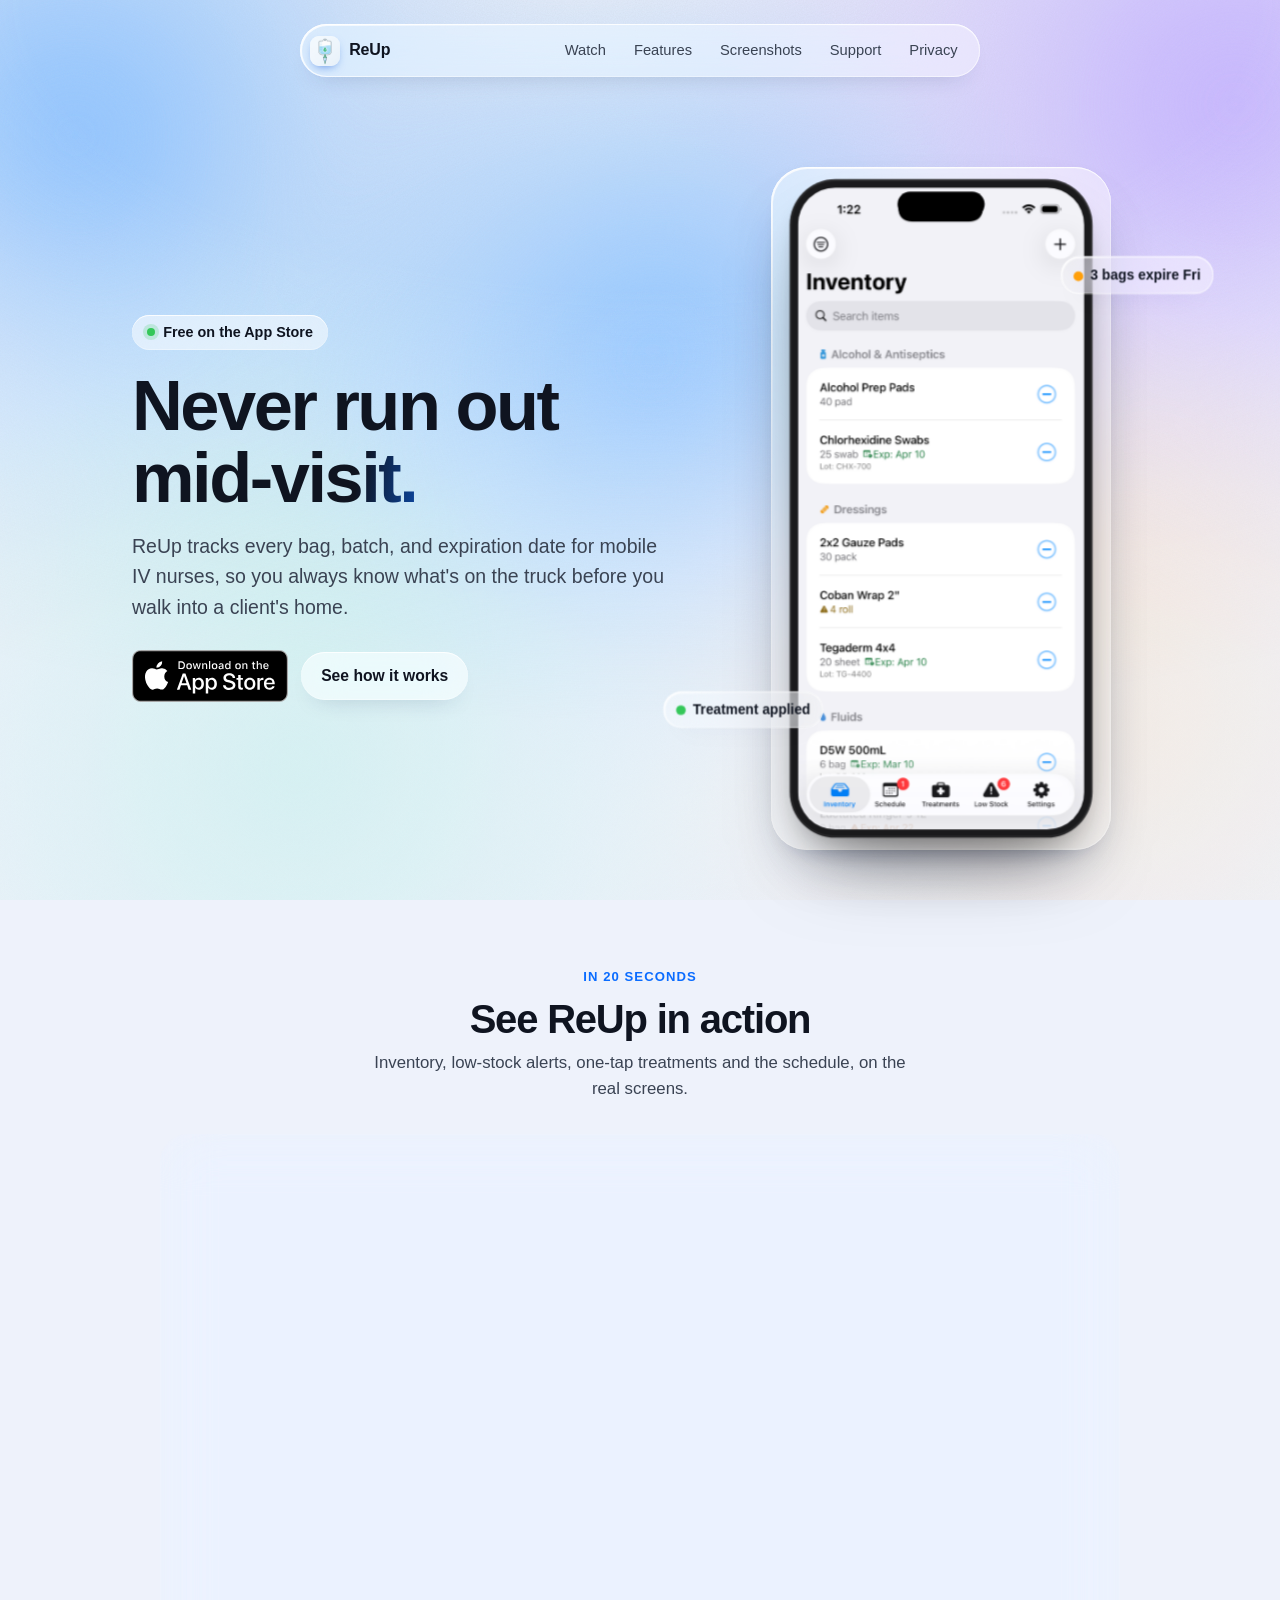
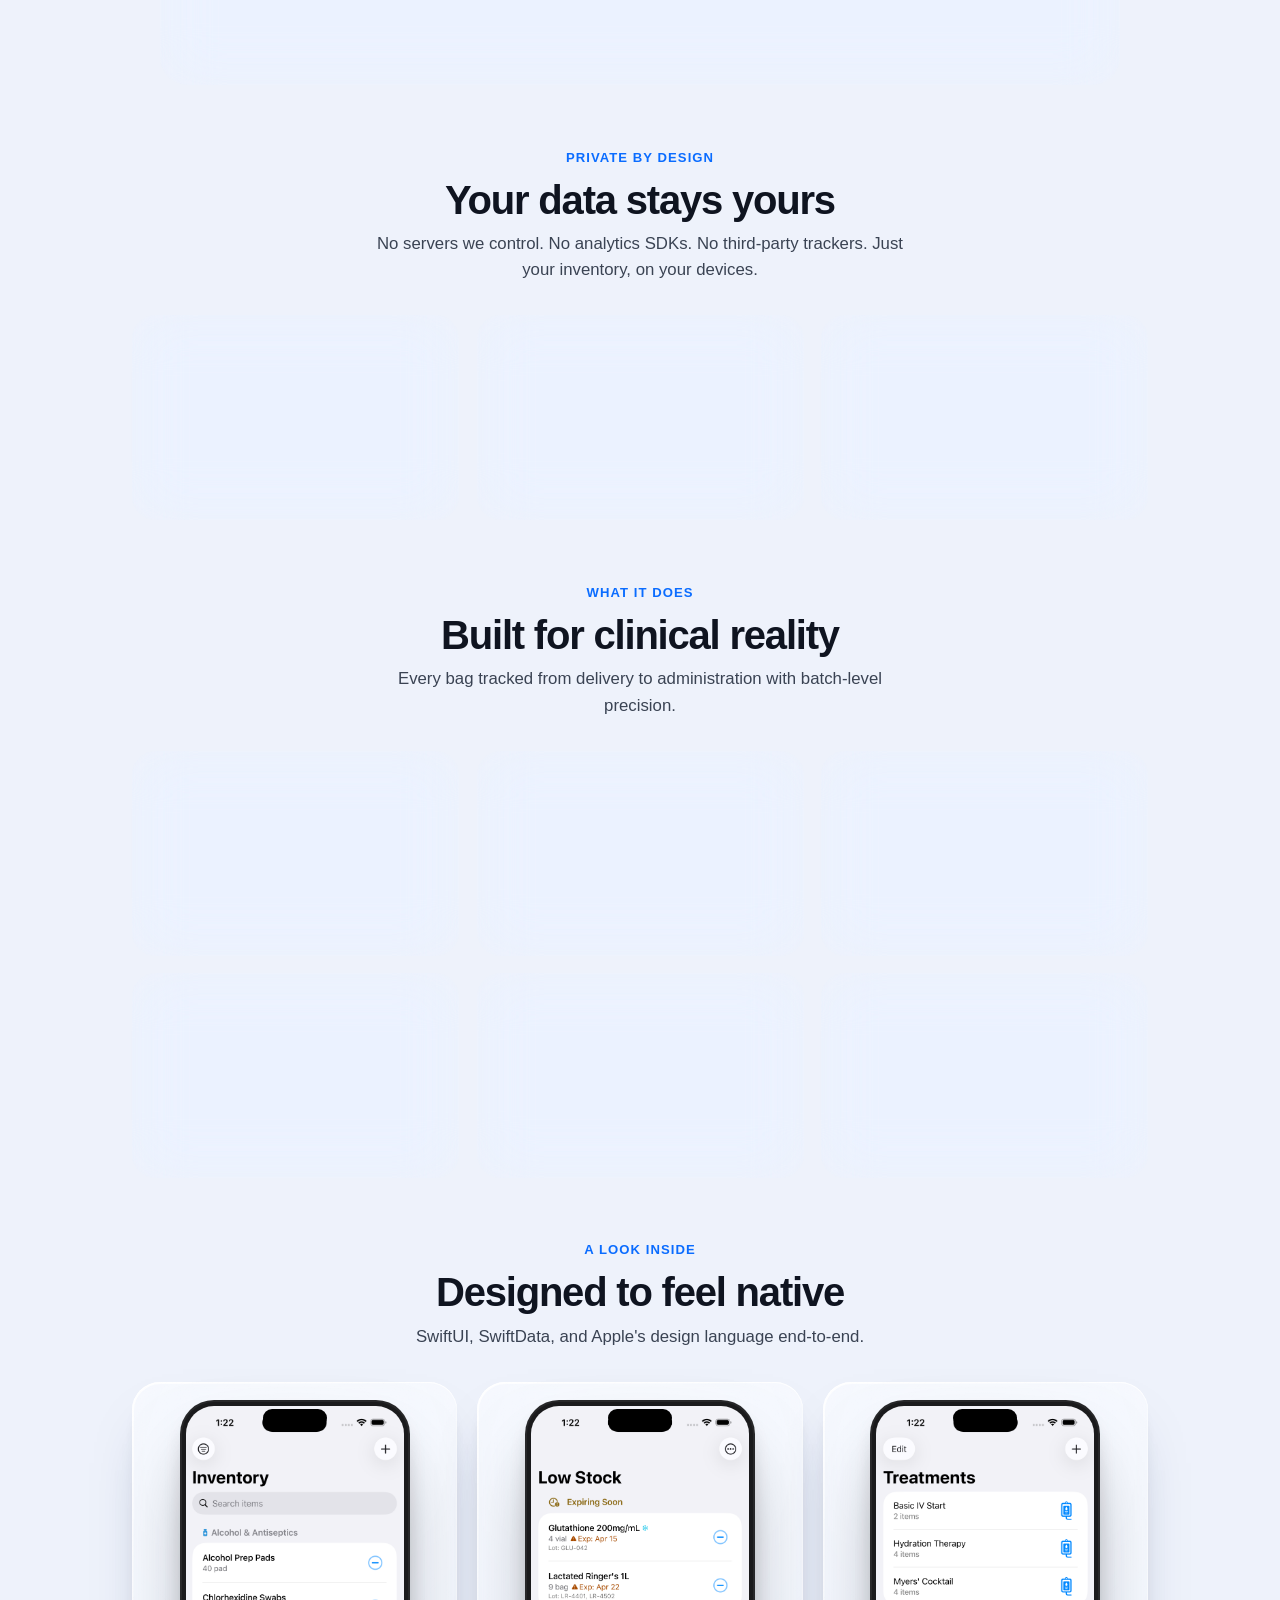
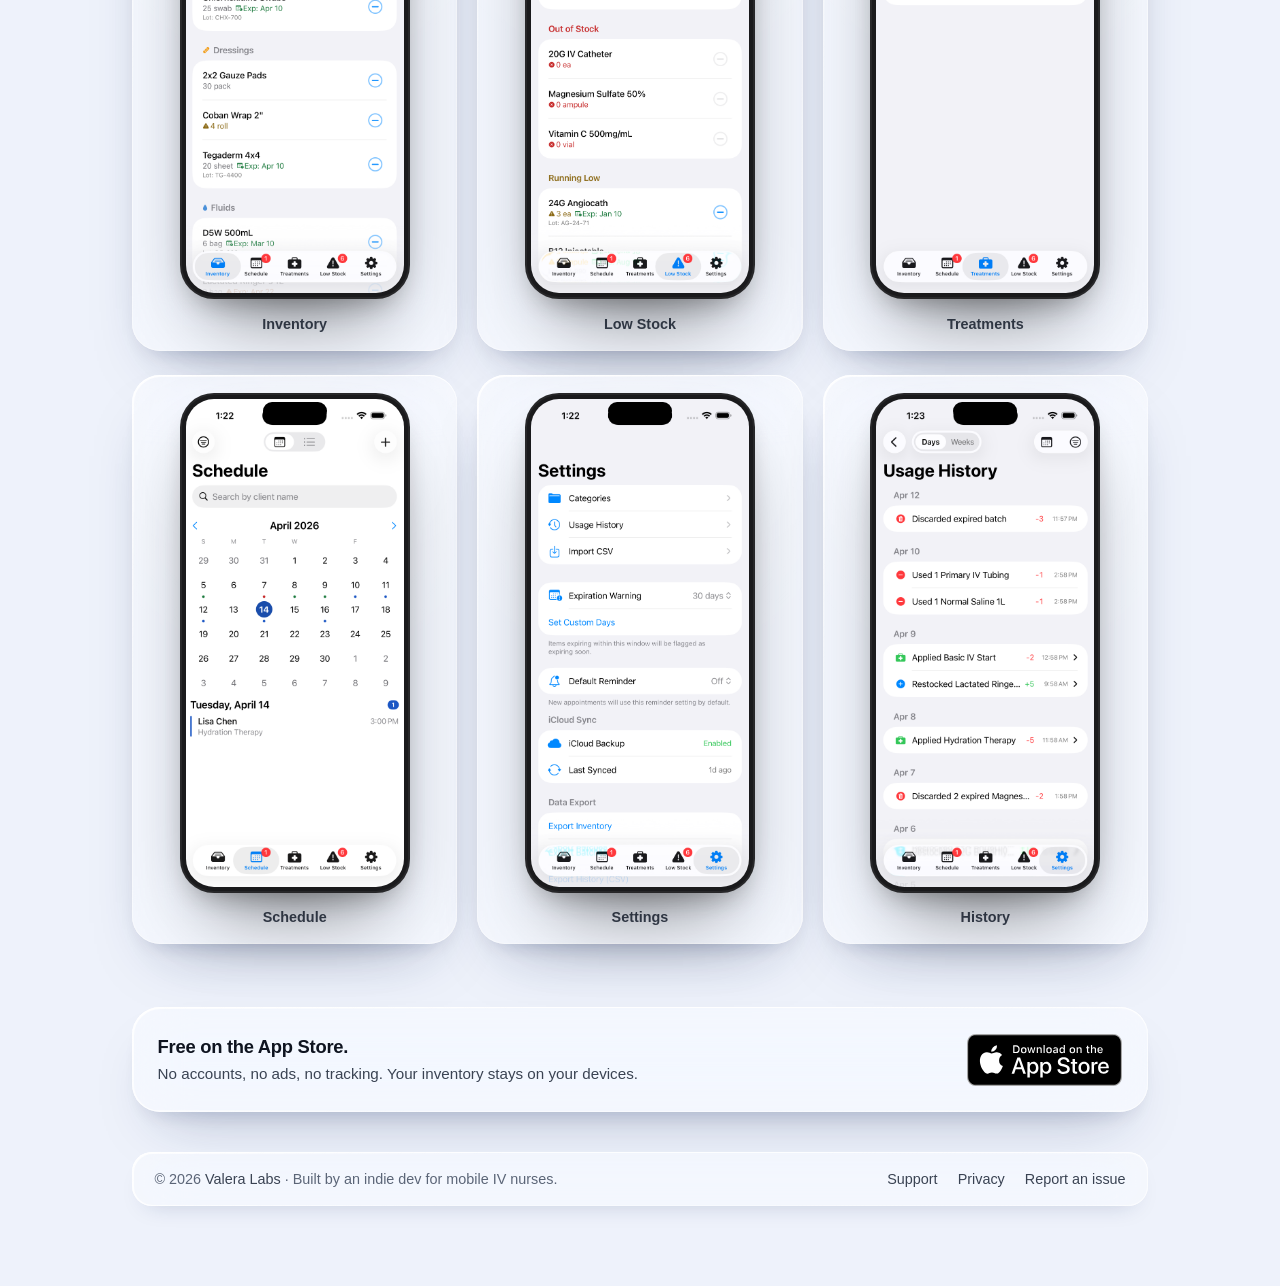
<file: index.html>
<!DOCTYPE html>
<html lang="en">
<head>
    <meta charset="UTF-8">
    <meta name="viewport" content="width=device-width, initial-scale=1.0, viewport-fit=cover">
    <title>ReUp — IV Nurse Inventory</title>
    <meta name="description" content="ReUp helps mobile IV nurses keep track of bags, batches, expirations, and appointments — all on iPhone and iPad. Private by design.">
    <link rel="canonical" href="https://reup.valeralabs.io/">
    <link rel="icon" type="image/png" href="favicon.png">
    <link rel="apple-touch-icon" href="apple-touch-icon.png">
    <link rel="stylesheet" href="_glass.css">
    <meta name="theme-color" content="#eef2fb" media="(prefers-color-scheme: light)">
    <meta name="theme-color" content="#07090f" media="(prefers-color-scheme: dark)">

    <meta property="og:type" content="website">
    <meta property="og:title" content="ReUp — IV Nurse Inventory">
    <meta property="og:description" content="Track bags, batches, expirations, and appointments. Built for mobile IV nurses on iPhone and iPad.">
    <meta property="og:image" content="https://reup.valeralabs.io/og-image.png">
    <meta property="og:url" content="https://reup.valeralabs.io/">
    <meta name="twitter:card" content="summary_large_image">
    <meta name="twitter:title" content="ReUp — IV Nurse Inventory">
    <meta name="twitter:description" content="Track bags, batches, expirations, and appointments. Built for mobile IV nurses on iPhone and iPad.">
    <meta name="twitter:image" content="https://reup.valeralabs.io/og-image.png">

    <script type="application/ld+json">
    {
      "@context": "https://schema.org",
      "@type": "SoftwareApplication",
      "name": "ReUp - IV Nurse Inventory",
      "operatingSystem": "iOS",
      "applicationCategory": "MedicalApplication",
      "description": "Inventory tracking for mobile IV nurses — batches, expirations, treatments, and appointments.",
      "url": "https://reup.valeralabs.io/",
      "downloadUrl": "https://apps.apple.com/us/app/reup-iv-nurse-inventory/id6762025162",
      "offers": { "@type": "Offer", "price": "0", "priceCurrency": "USD" }
    }
    </script>
    <!-- Moved to reup.valeralabs.io; the GitHub Pages copy only forwards there. -->
    <script>if(location.hostname.endsWith('github.io'))location.replace('https://reup.valeralabs.io/'+location.pathname.replace(/^\/reup-support\/?/,''))</script>
    <style>
        /* hero */
        .hero {
            display: grid;
            grid-template-columns: 1.15fr 0.85fr;
            gap: 2.5rem;
            align-items: center;
            padding: clamp(3rem, 10vh, 6.5rem) 0 clamp(2.5rem, 6vh, 4rem);
        }
        @media (max-width: 820px) { .hero { grid-template-columns: 1fr; text-align: center; gap: 2.5rem; } .hero .pill { margin-left: auto; margin-right: auto; } .hero-visual { order: -1; } }
        .hero h1 {
            font-size: clamp(2.5rem, 6.4vw, 4.4rem);
            font-weight: 700;
            letter-spacing: -0.035em;
            line-height: 1.02;
            margin: 1.25rem 0 1.1rem;
        }
        .hero h1 .shine {
            background: linear-gradient(100deg, var(--text) 0%, var(--text) 40%, var(--accent) 60%, var(--text) 80%);
            background-size: 200% 100%;
            -webkit-background-clip: text; background-clip: text;
            color: transparent;
            animation: shine 7s ease-in-out infinite;
        }
        @keyframes shine { 0%, 100% { background-position: 100% 0; } 50% { background-position: 0 0; } }
        .lede { font-size: clamp(1.05rem, 2vw, 1.22rem); color: var(--body); max-width: 50ch; }
        @media (max-width: 820px) { .lede { margin: 0 auto; } }
        .cta-row { display: flex; flex-wrap: wrap; gap: 0.85rem; margin-top: 1.75rem; align-items: center; }
        @media (max-width: 820px) { .cta-row { justify-content: center; } }
        .app-store-badge { display: inline-block; transition: transform 0.2s ease; }
        .app-store-badge:hover { transform: translateY(-1px) scale(1.02); }
        .app-store-badge img { display: block; height: 52px; width: auto; }
        .btn {
            display: inline-flex; align-items: center; gap: 0.5rem;
            padding: 0.75rem 1.25rem; border-radius: 999px;
            font-weight: 600; font-size: 0.98rem; color: var(--text);
            background: var(--glass-strong);
            -webkit-backdrop-filter: blur(20px) saturate(180%); backdrop-filter: blur(20px) saturate(180%);
            box-shadow: inset 0 1px 0 var(--glass-edge), inset 0 -1px 0 var(--glass-edge-soft), var(--glass-shadow);
            transition: transform 0.2s ease;
        }
        .btn:hover { text-decoration: none; transform: translateY(-1px); }

        /* phone in a tilting glass stage */
        .hero-visual { display: flex; justify-content: center; perspective: 1400px; }
        .stage {
            position: relative;
            width: min(340px, 82vw);
            padding: 1.5rem;
            transform-style: preserve-3d;
            transform: rotateX(var(--rx, 0deg)) rotateY(var(--ry, 0deg));
            transition: transform 0.6s cubic-bezier(0.2, 0.8, 0.2, 1);
            --mx: 50%; --my: 30%;
        }
        .stage.is-hover { transition: transform 0.08s linear; }
        .stage .glass-layer { position: absolute; inset: 0; border-radius: 36px; transform: translateZ(0); overflow: hidden; }
        .stage .glass-layer::after {
            content: ""; position: absolute; inset: -40%;
            background: radial-gradient(circle at var(--mx) var(--my), var(--specular) 0%, transparent 28%);
            opacity: 0.55; mix-blend-mode: soft-light; transition: opacity 0.3s ease;
        }
        .stage.is-hover .glass-layer::after { opacity: 0.95; }
        .phone {
            position: relative;
            aspect-ratio: 1320 / 2868;
            background: #1a1a1c;
            border-radius: 44px;
            padding: 8px;
            transform: translateZ(50px);
            box-shadow: 0 0 0 2px rgba(255,255,255,0.06) inset, 0 40px 80px -30px rgba(0,0,0,0.55), 0 14px 30px -14px rgba(0,0,0,0.35);
        }
        .phone::before { content: ""; position: absolute; top: 12px; left: 50%; transform: translateX(-50%); width: 84px; height: 24px; background: #000; border-radius: 999px; z-index: 2; }
        .phone img { display: block; width: 100%; height: 100%; border-radius: 36px; object-fit: cover; }
        .stage .chip {
            position: absolute; padding: 0.45rem 0.75rem; border-radius: 999px;
            font-size: 0.8rem; font-weight: 600; color: var(--text); white-space: nowrap;
            transform: translateZ(var(--z, 90px));
        }
        .stage .chip.a { top: 16%; right: -24%; --z: 110px; }
        .stage .chip.b { bottom: 20%; left: -26%; --z: 95px; }
        .stage .chip .sw { display: inline-block; width: 9px; height: 9px; border-radius: 50%; margin-right: 0.4rem; vertical-align: -1px; }
        @media (max-width: 600px) { .stage .chip { display: none; } }

        /* launch video */
        .video-frame { position: relative; max-width: 960px; margin: 0 auto; padding: 12px; border-radius: 28px; }
        .video-frame video { display: block; width: 100%; height: auto; aspect-ratio: 16 / 9; border-radius: 18px; background: #07090f; }

        /* section heads */
        .section { padding: clamp(2.5rem, 7vh, 4.5rem) 0 0; }
        .eyebrow { display: block; text-align: center; color: var(--accent); font-size: 0.82rem; font-weight: 650; letter-spacing: 0.08em; text-transform: uppercase; margin-bottom: 0.6rem; }
        .section-title { font-size: clamp(1.85rem, 3.6vw, 2.5rem); font-weight: 700; letter-spacing: -0.03em; text-align: center; margin-bottom: 0.6rem; line-height: 1.1; }
        .section-sub { text-align: center; color: var(--body); max-width: 60ch; margin: 0 auto 2rem; font-size: 1.05rem; }

        /* glass cards that tilt */
        .cards { display: grid; grid-template-columns: repeat(auto-fit, minmax(250px, 1fr)); gap: 1.1rem; perspective: 1400px; }
        .card {
            position: relative; border-radius: 24px; padding: 1.4rem 1.4rem 1.3rem;
            transform-style: preserve-3d;
            transform: rotateX(var(--rx, 0deg)) rotateY(var(--ry, 0deg));
            transition: transform 0.6s cubic-bezier(0.2, 0.8, 0.2, 1);
            --mx: 50%; --my: 30%;
        }
        .card.is-hover { transition: transform 0.08s linear; }
        .card .glass-layer { position: absolute; inset: 0; border-radius: inherit; transform: translateZ(0); overflow: hidden; }
        .card .glass-layer::after {
            content: ""; position: absolute; inset: -40%;
            background: radial-gradient(circle at var(--mx) var(--my), var(--specular) 0%, transparent 28%);
            opacity: 0.5; mix-blend-mode: soft-light; transition: opacity 0.3s ease;
        }
        .card.is-hover .glass-layer::after { opacity: 0.95; }
        .card > * { position: relative; }
        .card .sym {
            width: 44px; height: 44px; border-radius: 14px; display: grid; place-items: center;
            background: linear-gradient(160deg, #4c8dff, #0a4fd6); color: #fff;
            box-shadow: inset 0 1px 0 rgba(255,255,255,0.55), 0 10px 20px -10px rgba(10,79,214,0.8);
            transform: translateZ(28px);
        }
        .card .sym.green { background: linear-gradient(160deg, #5fd48f, #1c8f50); box-shadow: inset 0 1px 0 rgba(255,255,255,0.55), 0 10px 20px -10px rgba(28,143,80,0.8); }
        .card .sym svg { width: 22px; height: 22px; }
        .card h3 { font-size: 1.08rem; font-weight: 650; letter-spacing: -0.015em; margin: 0.95rem 0 0.3rem; transform: translateZ(18px); }
        .card p { color: var(--body); font-size: 0.95rem; transform: translateZ(12px); }
        .card p a { color: var(--accent); }

        /* screenshots */
        .shots { display: grid; grid-template-columns: repeat(3, 1fr); gap: 1.5rem 1.25rem; }
        @media (max-width: 880px) { .shots { grid-template-columns: repeat(2, 1fr); } }
        @media (max-width: 540px) { .shots { grid-template-columns: 1fr; } }
        .shot { position: relative; margin: 0; padding: 1.1rem 1.1rem 1rem; border-radius: 28px; display: flex; flex-direction: column; align-items: center; gap: 0.85rem; transform-style: preserve-3d; transform: rotateX(var(--rx, 0deg)) rotateY(var(--ry, 0deg)); transition: transform 0.6s cubic-bezier(0.2, 0.8, 0.2, 1); --mx: 50%; --my: 30%; }
        .shot.is-hover { transition: transform 0.08s linear; }
        .shot .glass-layer { position: absolute; inset: 0; border-radius: inherit; transform: translateZ(0); overflow: hidden; }
        .shot .glass-layer::after { content: ""; position: absolute; inset: -40%; background: radial-gradient(circle at var(--mx) var(--my), var(--specular) 0%, transparent 28%); opacity: 0.5; mix-blend-mode: soft-light; }
        .shot .phone { width: min(230px, 70vw); transform: translateZ(30px); border-radius: 34px; padding: 6px; }
        .shot .phone::before { width: 64px; height: 18px; top: 9px; }
        .shot .phone img { border-radius: 28px; }
        .shot figcaption { position: relative; font-size: 0.9rem; font-weight: 550; color: var(--body); transform: translateZ(20px); }

        /* closing band */
        .band { margin-top: clamp(2.5rem, 7vh, 4.5rem); padding: 1.6rem 1.6rem; border-radius: 28px; display: flex; flex-wrap: wrap; align-items: center; justify-content: space-between; gap: 1rem 1.5rem; }
        .band strong { display: block; font-size: 1.15rem; letter-spacing: -0.015em; }
        .band span { color: var(--body); font-size: 0.95rem; }

        .foot { max-width: none; }

        @media (prefers-reduced-motion: reduce) { .hero h1 .shine { animation: none; } .stage, .card, .shot, .btn, .app-store-badge { transition: none; } }
    </style>
</head>
<body>
    <div class="bg" aria-hidden="true">
        <canvas id="bg"></canvas>
        <div class="grain"></div>
        <div class="vignette"></div>
    </div>

    <div class="page">
        <nav class="nav glass" aria-label="Primary">
            <a class="brand" href="index.html"><img src="appicon.png" alt=""><span>ReUp</span></a>
            <div class="nav-links">
                <a href="#watch">Watch</a>
                <a href="#features">Features</a>
                <a href="#screenshots">Screenshots</a>
                <a href="support.html">Support</a>
                <a href="privacy.html">Privacy</a>
            </div>
        </nav>

        <header class="hero">
            <div class="hero-text">
                <span class="pill"><span class="dot" aria-hidden="true"></span>Free on the App Store</span>
                <h1>Never run out<br><span class="shine">mid-visit.</span></h1>
                <p class="lede">ReUp tracks every bag, batch, and expiration date for mobile IV nurses, so you always know what's on the truck before you walk into a client's home.</p>
                <div class="cta-row">
                    <a href="https://apps.apple.com/us/app/reup-iv-nurse-inventory/id6762025162" class="app-store-badge" aria-label="Download ReUp on the App Store">
                        <img src="screenshots/app-store-badge.svg" alt="Download on the App Store" width="156" height="52">
                    </a>
                    <a class="btn" href="#screenshots">See how it works</a>
                </div>
            </div>
            <div class="hero-visual">
                <div class="stage" data-tilt="12">
                    <div class="glass-layer glass"></div>
                    <div class="phone">
                        <img src="screenshots/01_inventory.png" alt="ReUp inventory screen on iPhone" width="300" height="652" loading="eager">
                    </div>
                    <span class="chip glass a" aria-hidden="true"><span class="sw" style="background:#ff9f0a"></span>3 bags expire Fri</span>
                    <span class="chip glass b" aria-hidden="true"><span class="sw" style="background:#34c759"></span>Treatment applied</span>
                </div>
            </div>
        </header>

        <section class="section" id="watch" aria-labelledby="watch-title">
            <span class="eyebrow">In 20 seconds</span>
            <h2 class="section-title" id="watch-title">See ReUp in action</h2>
            <p class="section-sub">Inventory, low-stock alerts, one-tap treatments and the schedule, on the real screens.</p>
            <div class="video-frame glass">
                <video id="launch-video" controls playsinline preload="metadata" poster="reup-launch.jpg" width="1920" height="1080">
                    <source src="reup-launch.mp4" type="video/mp4">
                    Your browser cannot play this video. <a href="reup-launch.mp4">Download it</a> instead.
                </video>
            </div>
        </section>

        <section class="section" aria-labelledby="privacy-title">
            <span class="eyebrow">Private by design</span>
            <h2 class="section-title" id="privacy-title">Your data stays yours</h2>
            <p class="section-sub">No servers we control. No analytics SDKs. No third-party trackers. Just your inventory, on your devices.</p>
            <div class="cards">
                <div class="card" data-tilt="10">
                    <div class="glass-layer glass"></div>
                    <div class="sym green" aria-hidden="true"><svg viewBox="0 0 24 24" fill="none" stroke="currentColor" stroke-width="2" stroke-linecap="round" stroke-linejoin="round"><rect x="5" y="11" width="14" height="10" rx="2"/><path d="M8 11V7a4 4 0 0 1 8 0v4"/></svg></div>
                    <h3>On-device first</h3>
                    <p>All data is stored locally with Apple's SwiftData. The app works fully offline.</p>
                </div>
                <div class="card" data-tilt="10">
                    <div class="glass-layer glass"></div>
                    <div class="sym green" aria-hidden="true"><svg viewBox="0 0 24 24" fill="none" stroke="currentColor" stroke-width="2" stroke-linecap="round" stroke-linejoin="round"><path d="M17.5 19a4.5 4.5 0 1 0-1.4-8.78 6 6 0 1 0-10.18 5.4"/><path d="M5 19h12.5"/></svg></div>
                    <h3>Optional iCloud</h3>
                    <p>If you turn on sync, your data goes to your personal iCloud, not ours. Your iPhone and iPad stay in step.</p>
                </div>
                <div class="card" data-tilt="10">
                    <div class="glass-layer glass"></div>
                    <div class="sym green" aria-hidden="true"><svg viewBox="0 0 24 24" fill="none" stroke="currentColor" stroke-width="2" stroke-linecap="round" stroke-linejoin="round"><path d="M2 12s3-7 10-7 10 7 10 7"/><path d="M2 12s3 7 10 7 10-7 10-7"/><path d="m4 4 16 16"/></svg></div>
                    <h3>No tracking</h3>
                    <p>No analytics, no advertising IDs, no telemetry. <a href="privacy.html">Read the privacy policy</a>.</p>
                </div>
            </div>
        </section>

        <section class="section" id="features" aria-labelledby="features-title">
            <span class="eyebrow">What it does</span>
            <h2 class="section-title" id="features-title">Built for clinical reality</h2>
            <p class="section-sub">Every bag tracked from delivery to administration with batch-level precision.</p>
            <div class="cards">
                <div class="card" data-tilt="10">
                    <div class="glass-layer glass"></div>
                    <div class="sym" aria-hidden="true"><svg viewBox="0 0 24 24" fill="none" stroke="currentColor" stroke-width="2" stroke-linecap="round" stroke-linejoin="round"><path d="m7.5 4.27 9 5.15"/><path d="M21 8a2 2 0 0 0-1-1.73l-7-4a2 2 0 0 0-2 0l-7 4A2 2 0 0 0 3 8v8a2 2 0 0 0 1 1.73l7 4a2 2 0 0 0 2 0l7-4A2 2 0 0 0 21 16Z"/><path d="M3.3 7 12 12l8.7-5"/><path d="M12 22V12"/></svg></div>
                    <h3>Batch &amp; lot tracking</h3>
                    <p>Record lot numbers and expiration dates per batch. ReUp uses First-Expired-First-Out so the right bag is always next.</p>
                </div>
                <div class="card" data-tilt="10">
                    <div class="glass-layer glass"></div>
                    <div class="sym" aria-hidden="true"><svg viewBox="0 0 24 24" fill="none" stroke="currentColor" stroke-width="2" stroke-linecap="round" stroke-linejoin="round"><path d="m21.73 18-8-14a2 2 0 0 0-3.48 0l-8 14A2 2 0 0 0 4 21h16a2 2 0 0 0 1.73-3Z"/><line x1="12" x2="12" y1="9" y2="13"/><line x1="12" x2="12.01" y1="17" y2="17"/></svg></div>
                    <h3>Expiry &amp; low-stock alerts</h3>
                    <p>Configurable warning windows surface expiring batches and items running low, before they affect a visit.</p>
                </div>
                <div class="card" data-tilt="10">
                    <div class="glass-layer glass"></div>
                    <div class="sym" aria-hidden="true"><svg viewBox="0 0 24 24" fill="none" stroke="currentColor" stroke-width="2" stroke-linecap="round" stroke-linejoin="round"><polygon points="13 2 3 14 12 14 11 22 21 10 12 10 13 2"/></svg></div>
                    <h3>One-tap treatments</h3>
                    <p>Define a treatment once, then apply it to a client to decrement every component in the right order, with undo.</p>
                </div>
                <div class="card" data-tilt="10">
                    <div class="glass-layer glass"></div>
                    <div class="sym" aria-hidden="true"><svg viewBox="0 0 24 24" fill="none" stroke="currentColor" stroke-width="2" stroke-linecap="round" stroke-linejoin="round"><path d="M12 22a7 7 0 0 0 7-7c0-2-1-3.9-3-5.5s-3.5-4-4-6.5c-.5 2.5-2 4.9-4 6.5C6 11.1 5 13 5 15a7 7 0 0 0 7 7z"/></svg></div>
                    <h3>Volume tracking</h3>
                    <p>For multi-dose vials, track partial use down to the milliliter. Open vials are drawn from first.</p>
                </div>
                <div class="card" data-tilt="10">
                    <div class="glass-layer glass"></div>
                    <div class="sym" aria-hidden="true"><svg viewBox="0 0 24 24" fill="none" stroke="currentColor" stroke-width="2" stroke-linecap="round" stroke-linejoin="round"><path d="M8 2v4"/><path d="M16 2v4"/><rect width="18" height="18" x="3" y="4" rx="2"/><path d="M3 10h18"/></svg></div>
                    <h3>Appointments &amp; reminders</h3>
                    <p>Schedule one-off and recurring visits with address autocomplete and on-device notification reminders.</p>
                </div>
                <div class="card" data-tilt="10">
                    <div class="glass-layer glass"></div>
                    <div class="sym" aria-hidden="true"><svg viewBox="0 0 24 24" fill="none" stroke="currentColor" stroke-width="2" stroke-linecap="round" stroke-linejoin="round"><path d="M3 12a9 9 0 1 0 9-9 9.75 9.75 0 0 0-6.74 2.74L3 8"/><path d="M3 3v5h5"/><path d="M12 7v5l4 2"/></svg></div>
                    <h3>Full history &amp; export</h3>
                    <p>Every change is logged. Export inventory, batches, and history as CSV, or generate a PDF report for the chart.</p>
                </div>
            </div>
        </section>

        <section class="section" id="screenshots" aria-labelledby="shots-title">
            <span class="eyebrow">A look inside</span>
            <h2 class="section-title" id="shots-title">Designed to feel native</h2>
            <p class="section-sub">SwiftUI, SwiftData, and Apple's design language end-to-end.</p>
            <div class="shots">
                <figure class="shot" data-tilt="8"><div class="glass-layer glass"></div><div class="phone"><img src="screenshots/01_inventory.png" alt="Inventory screen" loading="lazy" width="240" height="522"></div><figcaption>Inventory</figcaption></figure>
                <figure class="shot" data-tilt="8"><div class="glass-layer glass"></div><div class="phone"><img src="screenshots/02_low_stock.png" alt="Low stock screen" loading="lazy" width="240" height="522"></div><figcaption>Low Stock</figcaption></figure>
                <figure class="shot" data-tilt="8"><div class="glass-layer glass"></div><div class="phone"><img src="screenshots/03_treatments.png" alt="Treatments screen" loading="lazy" width="240" height="522"></div><figcaption>Treatments</figcaption></figure>
                <figure class="shot" data-tilt="8"><div class="glass-layer glass"></div><div class="phone"><img src="screenshots/04_schedule.png" alt="Schedule screen" loading="lazy" width="240" height="522"></div><figcaption>Schedule</figcaption></figure>
                <figure class="shot" data-tilt="8"><div class="glass-layer glass"></div><div class="phone"><img src="screenshots/05_settings.png" alt="Settings screen" loading="lazy" width="240" height="522"></div><figcaption>Settings</figcaption></figure>
                <figure class="shot" data-tilt="8"><div class="glass-layer glass"></div><div class="phone"><img src="screenshots/06_history.png" alt="History screen" loading="lazy" width="240" height="522"></div><figcaption>History</figcaption></figure>
            </div>
        </section>

        <div class="band glass">
            <div><strong>Free on the App Store.</strong><span>No accounts, no ads, no tracking. Your inventory stays on your devices.</span></div>
            <a href="https://apps.apple.com/us/app/reup-iv-nurse-inventory/id6762025162" class="app-store-badge" aria-label="Download ReUp on the App Store">
                <img src="screenshots/app-store-badge.svg" alt="Download on the App Store" width="156" height="52">
            </a>
        </div>

        <footer class="foot glass">
            <span>&copy; 2026 <a href="https://valeralabs.io/">Valera Labs</a> &middot; Built by an indie dev for mobile IV nurses.</span>
            <span class="links">
                <a href="support.html">Support</a>
                <a href="privacy.html">Privacy</a>
                <a href="https://github.com/cjvalera/reup-support/issues">Report an issue</a>
            </span>
        </footer>
    </div>

    <script src="_glass.js"></script>
</body>
</html>
</file>
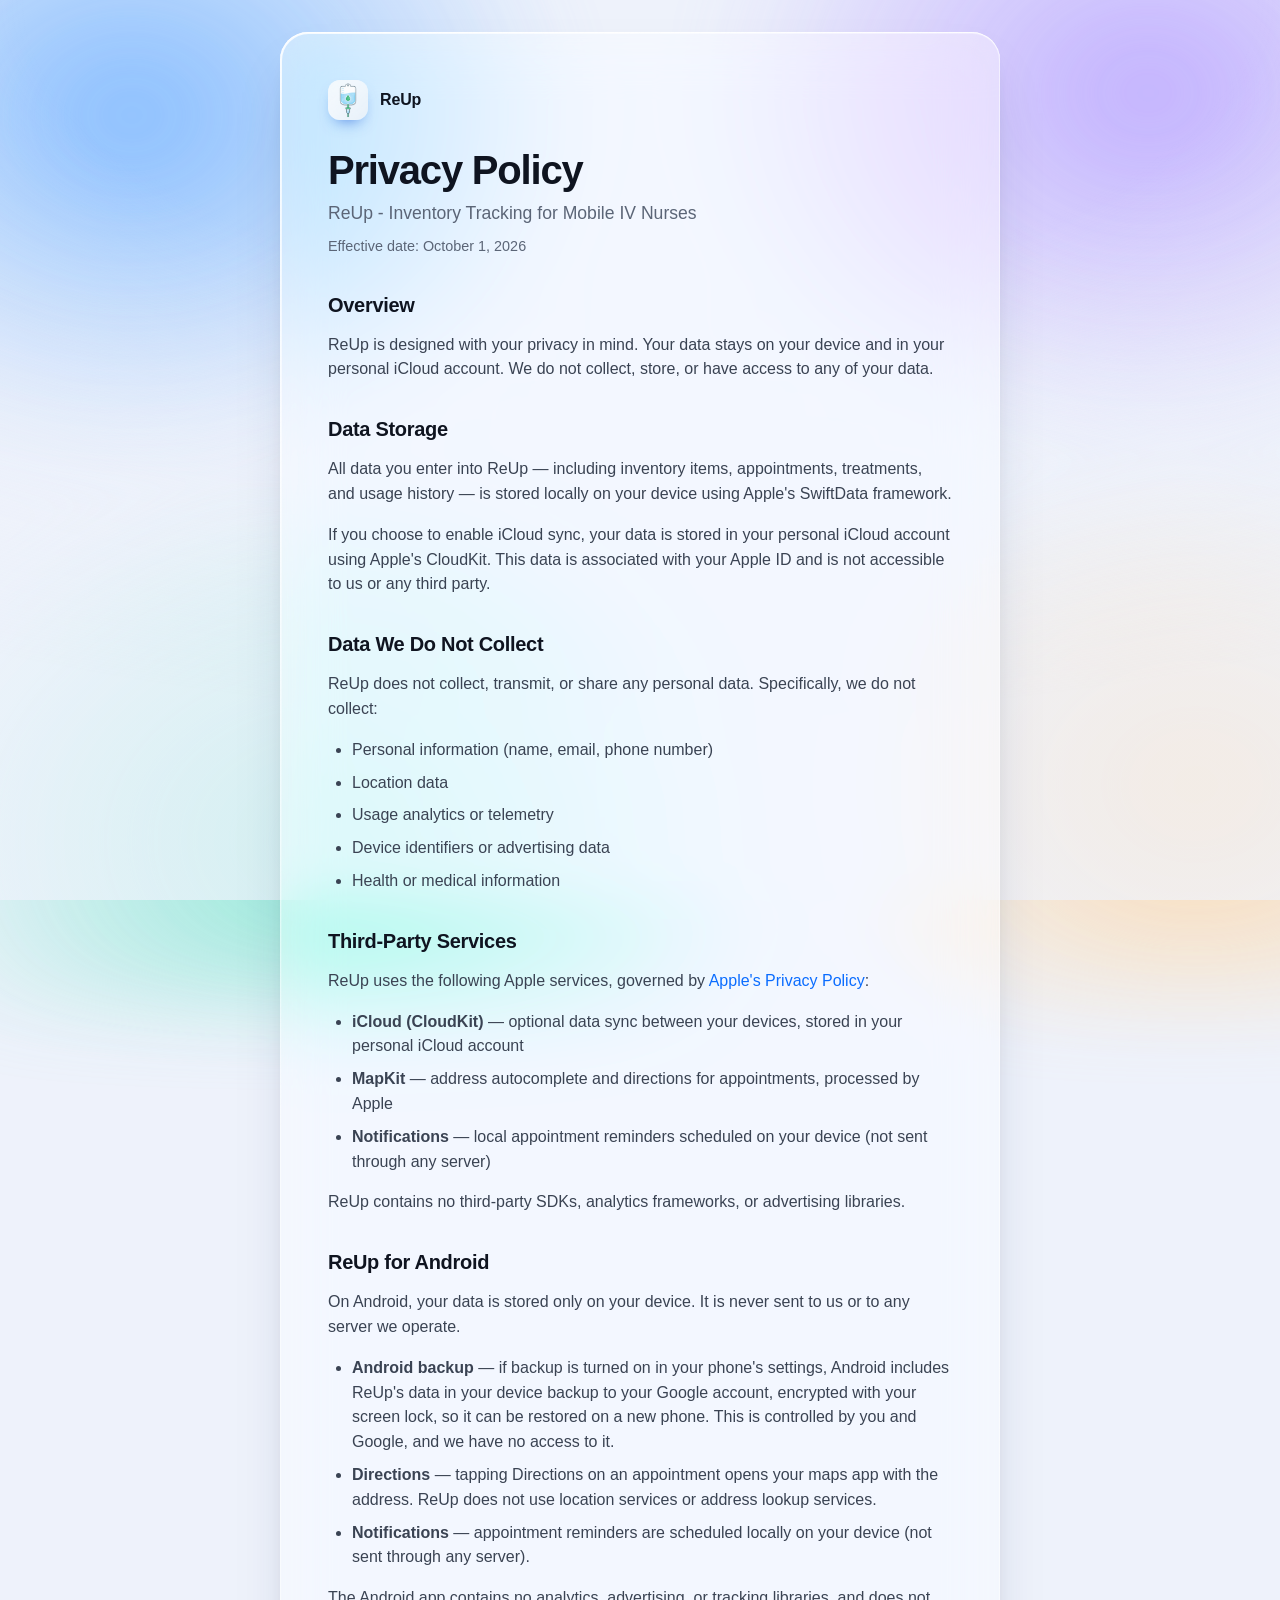
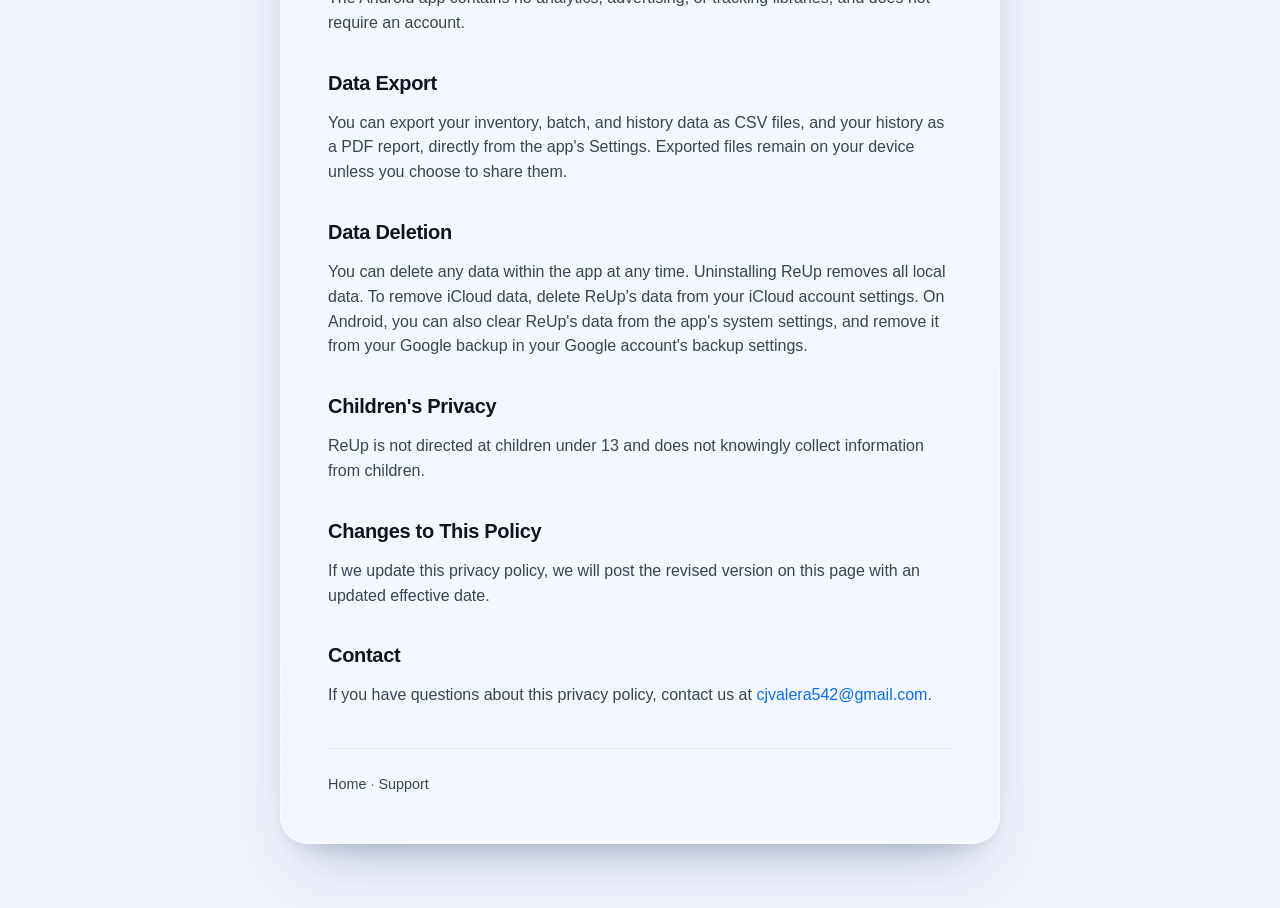
<file: privacy.html>
<!DOCTYPE html>
<html lang="en">
<head>
    <meta charset="UTF-8">
    <meta name="viewport" content="width=device-width, initial-scale=1.0">
    <title>ReUp - Privacy Policy</title>
    <link rel="stylesheet" href="_style.css">
    <link rel="icon" type="image/png" href="favicon.png">
    <link rel="apple-touch-icon" href="apple-touch-icon.png">
    <link rel="canonical" href="https://reup.valeralabs.io/privacy.html">
    <!-- Moved to reup.valeralabs.io; the GitHub Pages copy only forwards there. -->
    <script>if(location.hostname.endsWith('github.io'))location.replace('https://reup.valeralabs.io/'+location.pathname.replace(/^\/reup-support\/?/,''))</script>
</head>
<body>
    <div class="container">
        <div class="brand"><img src="appicon.png" alt=""><a href="index.html">ReUp</a></div>
        <h1>Privacy Policy</h1>
        <p class="subtitle">ReUp - Inventory Tracking for Mobile IV Nurses</p>
        <p class="effective">Effective date: October 1, 2026</p>

        <h2>Overview</h2>
        <p>ReUp is designed with your privacy in mind. Your data stays on your device and in your personal iCloud account. We do not collect, store, or have access to any of your data.</p>

        <h2>Data Storage</h2>
        <p>All data you enter into ReUp — including inventory items, appointments, treatments, and usage history — is stored locally on your device using Apple's SwiftData framework.</p>
        <p>If you choose to enable iCloud sync, your data is stored in your personal iCloud account using Apple's CloudKit. This data is associated with your Apple ID and is not accessible to us or any third party.</p>

        <h2>Data We Do Not Collect</h2>
        <p>ReUp does not collect, transmit, or share any personal data. Specifically, we do not collect:</p>
        <ul>
            <li>Personal information (name, email, phone number)</li>
            <li>Location data</li>
            <li>Usage analytics or telemetry</li>
            <li>Device identifiers or advertising data</li>
            <li>Health or medical information</li>
        </ul>

        <h2>Third-Party Services</h2>
        <p>ReUp uses the following Apple services, governed by <a href="https://www.apple.com/legal/privacy/">Apple's Privacy Policy</a>:</p>
        <ul>
            <li><strong>iCloud (CloudKit)</strong> — optional data sync between your devices, stored in your personal iCloud account</li>
            <li><strong>MapKit</strong> — address autocomplete and directions for appointments, processed by Apple</li>
            <li><strong>Notifications</strong> — local appointment reminders scheduled on your device (not sent through any server)</li>
        </ul>
        <p>ReUp contains no third-party SDKs, analytics frameworks, or advertising libraries.</p>

        <h2>ReUp for Android</h2>
        <p>On Android, your data is stored only on your device. It is never sent to us or to any server we operate.</p>
        <ul>
            <li><strong>Android backup</strong> — if backup is turned on in your phone's settings, Android includes ReUp's data in your device backup to your Google account, encrypted with your screen lock, so it can be restored on a new phone. This is controlled by you and Google, and we have no access to it.</li>
            <li><strong>Directions</strong> — tapping Directions on an appointment opens your maps app with the address. ReUp does not use location services or address lookup services.</li>
            <li><strong>Notifications</strong> — appointment reminders are scheduled locally on your device (not sent through any server).</li>
        </ul>
        <p>The Android app contains no analytics, advertising, or tracking libraries, and does not require an account.</p>

        <h2>Data Export</h2>
        <p>You can export your inventory, batch, and history data as CSV files, and your history as a PDF report, directly from the app's Settings. Exported files remain on your device unless you choose to share them.</p>

        <h2>Data Deletion</h2>
        <p>You can delete any data within the app at any time. Uninstalling ReUp removes all local data. To remove iCloud data, delete ReUp's data from your iCloud account settings. On Android, you can also clear ReUp's data from the app's system settings, and remove it from your Google backup in your Google account's backup settings.</p>

        <h2>Children's Privacy</h2>
        <p>ReUp is not directed at children under 13 and does not knowingly collect information from children.</p>

        <h2>Changes to This Policy</h2>
        <p>If we update this privacy policy, we will post the revised version on this page with an updated effective date.</p>

        <h2>Contact</h2>
        <p>If you have questions about this privacy policy, contact us at <a href="mailto:cjvalera542@gmail.com">cjvalera542@gmail.com</a>.</p>

        <div class="nav">
            <a href="index.html">Home</a> &middot;
            <a href="support.html">Support</a>
        </div>
    </div>
</body>
</html>
</file>
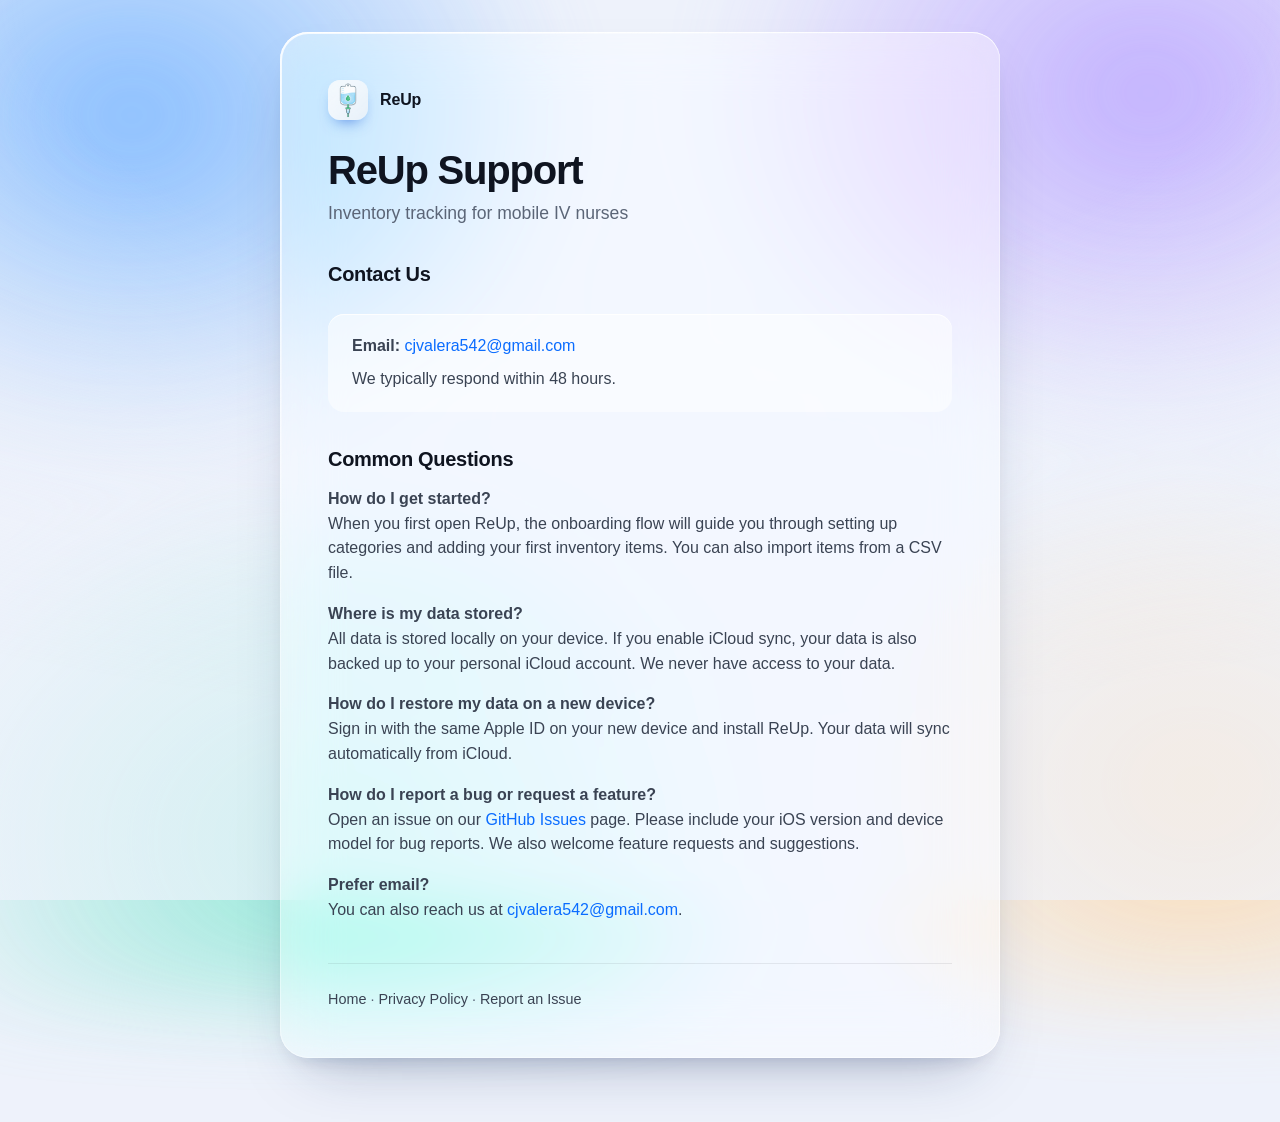
<file: support.html>
<!DOCTYPE html>
<html lang="en">
<head>
    <meta charset="UTF-8">
    <meta name="viewport" content="width=device-width, initial-scale=1.0">
    <title>ReUp - Support</title>
    <link rel="stylesheet" href="_style.css">
    <link rel="icon" type="image/png" href="favicon.png">
    <link rel="apple-touch-icon" href="apple-touch-icon.png">
    <link rel="canonical" href="https://reup.valeralabs.io/support.html">
    <!-- Moved to reup.valeralabs.io; the GitHub Pages copy only forwards there. -->
    <script>if(location.hostname.endsWith('github.io'))location.replace('https://reup.valeralabs.io/'+location.pathname.replace(/^\/reup-support\/?/,''))</script>
</head>
<body>
    <div class="container">
        <div class="brand"><img src="appicon.png" alt=""><a href="index.html">ReUp</a></div>
        <h1>ReUp Support</h1>
        <p class="subtitle">Inventory tracking for mobile IV nurses</p>

        <h2>Contact Us</h2>
        <div class="contact-card">
            <p><strong>Email:</strong> <a href="mailto:cjvalera542@gmail.com">cjvalera542@gmail.com</a></p>
            <p>We typically respond within 48 hours.</p>
        </div>

        <h2>Common Questions</h2>

        <p><strong>How do I get started?</strong><br>
        When you first open ReUp, the onboarding flow will guide you through setting up categories and adding your first inventory items. You can also import items from a CSV file.</p>

        <p><strong>Where is my data stored?</strong><br>
        All data is stored locally on your device. If you enable iCloud sync, your data is also backed up to your personal iCloud account. We never have access to your data.</p>

        <p><strong>How do I restore my data on a new device?</strong><br>
        Sign in with the same Apple ID on your new device and install ReUp. Your data will sync automatically from iCloud.</p>

        <p><strong>How do I report a bug or request a feature?</strong><br>
        Open an issue on our <a href="https://github.com/cjvalera/reup-support/issues">GitHub Issues</a> page. Please include your iOS version and device model for bug reports. We also welcome feature requests and suggestions.</p>

        <p><strong>Prefer email?</strong><br>
        You can also reach us at <a href="mailto:cjvalera542@gmail.com">cjvalera542@gmail.com</a>.</p>

        <div class="nav">
            <a href="index.html">Home</a> &middot;
            <a href="privacy.html">Privacy Policy</a> &middot;
            <a href="https://github.com/cjvalera/reup-support/issues">Report an Issue</a>
        </div>
    </div>
</body>
</html>
</file>
<file: _glass.css>
/* Liquid glass design system shared by the ShiftSync pages. */
:root {
    color-scheme: light dark;
    --bg: #eef2fb;
    --text: #0f1420;
    --muted: #5b6577;
    --body: #3a4353;
    --accent: #0a6cff;
    --glass: rgba(255, 255, 255, 0.42);
    --glass-strong: rgba(255, 255, 255, 0.62);
    --glass-edge: rgba(255, 255, 255, 0.85);
    --glass-edge-soft: rgba(255, 255, 255, 0.35);
    --glass-shadow: 0 30px 60px -30px rgba(20, 40, 90, 0.35), 0 12px 24px -16px rgba(20, 40, 90, 0.25);
    --specular: rgba(255, 255, 255, 0.9);
    --pill: rgba(255, 255, 255, 0.5);
    --border: rgba(15, 20, 32, 0.08);
    --blob-1: #7fb3ff;
    --blob-2: #b8a6ff;
    --blob-3: #8fe3d1;
    --blob-4: #ffd6a8;
    --blob-cursor: #9cc7ff;
    --blob-blend: normal;
    --blob-alpha: 0.85;
}
@media (prefers-color-scheme: dark) {
    :root {
        --bg: #07090f;
        --text: #f3f5fa;
        --muted: #8b95a8;
        --body: #b9c1d0;
        --accent: #63a4ff;
        --glass: rgba(255, 255, 255, 0.07);
        --glass-strong: rgba(255, 255, 255, 0.11);
        --glass-edge: rgba(255, 255, 255, 0.45);
        --glass-edge-soft: rgba(255, 255, 255, 0.12);
        --glass-shadow: 0 40px 80px -30px rgba(0, 0, 0, 0.7), 0 12px 24px -12px rgba(0, 0, 0, 0.5);
        --specular: rgba(255, 255, 255, 0.55);
        --pill: rgba(255, 255, 255, 0.08);
        --border: rgba(255, 255, 255, 0.1);
        --blob-1: #1f5fd6;
        --blob-2: #5b3fd6;
        --blob-3: #1c8f86;
        --blob-4: #b2652a;
        --blob-cursor: #2f7bff;
        --blob-blend: screen;
        --blob-alpha: 0.75;
    }
}

* { margin: 0; padding: 0; box-sizing: border-box; }
html { scroll-behavior: smooth; }
body {
    font-family: -apple-system, BlinkMacSystemFont, "SF Pro Display", "Segoe UI", Roboto, Helvetica, Arial, sans-serif;
    line-height: 1.55;
    color: var(--text);
    background: var(--bg);
    min-height: 100dvh;
    -webkit-font-smoothing: antialiased;
    overflow-x: hidden;
}
a { color: var(--accent); text-decoration: none; }
a:hover { text-decoration: underline; }
::selection { background: rgba(10, 108, 255, 0.25); }

/* ---------- background: canvas when the page has one, gradient fallback otherwise ---------- */
.bg { position: fixed; inset: 0; z-index: 0; pointer-events: none; overflow: hidden; }
.bg canvas { position: absolute; inset: -12%; width: 124%; height: 124%; filter: blur(48px) saturate(1.25); will-change: transform; }
.bg .fallback {
    position: absolute; inset: -12%;
    background:
        radial-gradient(40% 45% at 18% 20%, var(--blob-1) 0%, transparent 70%),
        radial-gradient(40% 45% at 82% 18%, var(--blob-2) 0%, transparent 70%),
        radial-gradient(40% 45% at 30% 85%, var(--blob-3) 0%, transparent 70%),
        radial-gradient(35% 40% at 85% 80%, var(--blob-4) 0%, transparent 70%);
    filter: blur(40px) saturate(1.2);
    opacity: var(--blob-alpha);
}
.bg .grain {
    position: absolute; inset: 0; opacity: 0.35; mix-blend-mode: overlay;
    background-image: url("data:image/svg+xml;utf8,<svg xmlns='http://www.w3.org/2000/svg' width='160' height='160'><filter id='n'><feTurbulence type='fractalNoise' baseFrequency='0.9' numOctaves='2' stitchTiles='stitch'/><feColorMatrix values='0 0 0 0 0.5  0 0 0 0 0.5  0 0 0 0 0.5  0 0 0 0.6 0'/></filter><rect width='100%' height='100%' filter='url(%23n)'/></svg>");
}
.bg .vignette {
    position: absolute; inset: 0;
    background: radial-gradient(120% 80% at 50% 0%, transparent 40%, color-mix(in srgb, var(--bg) 70%, transparent) 100%);
}

/* ---------- glass ---------- */
.glass {
    position: relative;
    background: var(--glass);
    -webkit-backdrop-filter: blur(28px) saturate(180%);
    backdrop-filter: blur(28px) saturate(180%);
    box-shadow:
        inset 0 1px 0 var(--glass-edge),
        inset 0 -1px 0 var(--glass-edge-soft),
        inset 1px 0 0 var(--glass-edge-soft),
        inset -1px 0 0 var(--glass-edge-soft),
        var(--glass-shadow);
}
.glass::before {
    content: "";
    position: absolute; inset: 0;
    border-radius: inherit;
    padding: 1.5px;
    background: linear-gradient(135deg, var(--glass-edge) 0%, transparent 35%, transparent 65%, var(--glass-edge-soft) 100%);
    -webkit-mask: linear-gradient(#000 0 0) content-box, linear-gradient(#000 0 0);
    mask: linear-gradient(#000 0 0) content-box, linear-gradient(#000 0 0);
    -webkit-mask-composite: xor;
    mask-composite: exclude;
    pointer-events: none;
}

/* ---------- layout ---------- */
.page { position: relative; z-index: 1; max-width: 1080px; margin: 0 auto; padding: 1.25rem 1rem 4rem; }
@media (min-width: 720px) { .page { padding: 1.5rem 2rem 5rem; } }

.nav {
    position: sticky; top: 0.75rem; z-index: 5;
    display: flex; align-items: center; justify-content: space-between; gap: 1rem;
    padding: 0.5rem 0.6rem 0.5rem 0.6rem;
    border-radius: 999px;
    max-width: 680px; margin: 0 auto;
}
.brand { display: flex; align-items: center; gap: 0.6rem; font-weight: 650; letter-spacing: -0.01em; color: var(--text); }
.brand:hover { text-decoration: none; }
.brand img { width: 30px; height: 30px; border-radius: 9px; box-shadow: inset 0 1px 0 rgba(255,255,255,0.5), 0 4px 10px -4px rgba(10,79,214,0.6); }
.nav-links { display: flex; gap: 0.15rem; }
.nav-links a { padding: 0.45rem 0.8rem; border-radius: 999px; font-size: 0.92rem; color: var(--body); transition: background 0.2s ease, color 0.2s ease; }
.nav-links a:hover, .nav-links a[aria-current] { background: var(--pill); color: var(--text); text-decoration: none; }
@media (max-width: 480px) { .nav-links a { padding: 0.45rem 0.55rem; font-size: 0.85rem; } .brand span { display: none; } }

.pill {
    display: inline-flex; align-items: center; gap: 0.5rem;
    padding: 0.4rem 0.95rem; border-radius: 999px;
    font-size: 0.9rem; font-weight: 550; color: var(--text);
    background: var(--pill);
    box-shadow: inset 0 1px 0 var(--glass-edge), inset 0 -1px 0 var(--glass-edge-soft);
}
.pill .dot { width: 8px; height: 8px; border-radius: 50%; background: #34c759; box-shadow: 0 0 0 4px rgba(52,199,89,0.2); }

/* ---------- document pages (privacy, terms, support) ---------- */
.doc { max-width: 720px; margin: clamp(1.5rem, 5vh, 3rem) auto 0; padding: clamp(1.75rem, 4vw, 3rem); border-radius: 28px; }
.doc h1 { font-size: clamp(1.9rem, 4.5vw, 2.5rem); font-weight: 700; letter-spacing: -0.03em; line-height: 1.1; margin-bottom: 0.5rem; }
.doc .subtitle { color: var(--muted); font-size: 1.1rem; margin-bottom: 0.5rem; }
.doc .effective { color: var(--muted); font-size: 0.9rem; margin-bottom: 2rem; }
.doc h2 { font-size: 1.25rem; font-weight: 650; letter-spacing: -0.015em; margin-top: 2rem; margin-bottom: 0.75rem; }
.doc h3 { font-size: 1.05rem; font-weight: 600; margin-top: 1.25rem; margin-bottom: 0.5rem; }
.doc p { margin-bottom: 1rem; color: var(--body); }
.doc ul, .doc ol { margin-bottom: 1rem; padding-left: 1.5rem; color: var(--body); }
.doc li { margin-bottom: 0.5rem; }
.doc table { width: 100%; border-collapse: collapse; margin-bottom: 1rem; font-size: 0.95rem; }
.doc th, .doc td { text-align: left; padding: 0.55rem 0.6rem; border-bottom: 1px solid var(--border); vertical-align: top; color: var(--body); }
.doc th { color: var(--text); font-weight: 600; }
.doc .card { background: var(--pill); border-radius: 16px; padding: 1.25rem 1.5rem; margin: 1.5rem 0; box-shadow: inset 0 1px 0 var(--glass-edge); }
.doc .card p { margin-bottom: 0.5rem; } .doc .card p:last-child { margin-bottom: 0; }

.foot {
    margin-top: 2.5rem;
    display: flex; flex-wrap: wrap; align-items: center; justify-content: space-between; gap: 0.75rem 1.5rem;
    padding: 1rem 1.4rem; border-radius: 20px;
    font-size: 0.9rem; color: var(--muted);
    max-width: 720px; margin-left: auto; margin-right: auto;
}
.foot .links { display: flex; flex-wrap: wrap; gap: 0.5rem 1.25rem; }
.foot a { color: var(--body); }
.foot a:hover { color: var(--accent); text-decoration: none; }

@media (prefers-reduced-motion: reduce) { html { scroll-behavior: auto; } }
</file>
<file: _style.css>
/* Document pages (privacy, terms, support): glass card on the shared background. */
@import url("_glass.css");

body { padding: 1.25rem 1rem 3rem; }
@media (min-width: 720px) { body { padding: 2rem 1.5rem 4rem; } }

/* static liquid background, no canvas on these pages */
body::before {
    content: "";
    position: fixed; inset: -12%; z-index: 0; pointer-events: none;
    background:
        radial-gradient(40% 45% at 18% 20%, var(--blob-1) 0%, transparent 70%),
        radial-gradient(40% 45% at 82% 18%, var(--blob-2) 0%, transparent 70%),
        radial-gradient(40% 45% at 30% 85%, var(--blob-3) 0%, transparent 70%),
        radial-gradient(35% 40% at 85% 80%, var(--blob-4) 0%, transparent 70%);
    filter: blur(40px) saturate(1.2);
    opacity: var(--blob-alpha);
}
body::after {
    content: "";
    position: fixed; inset: 0; z-index: 0; pointer-events: none;
    background: radial-gradient(120% 80% at 50% 0%, transparent 40%, color-mix(in srgb, var(--bg) 70%, transparent) 100%);
}

.container {
    position: relative; z-index: 1;
    max-width: 720px; margin: 0 auto;
    padding: clamp(1.75rem, 4vw, 3rem);
    border-radius: 28px;
    background: var(--glass);
    -webkit-backdrop-filter: blur(28px) saturate(180%);
    backdrop-filter: blur(28px) saturate(180%);
    box-shadow:
        inset 0 1px 0 var(--glass-edge),
        inset 0 -1px 0 var(--glass-edge-soft),
        inset 1px 0 0 var(--glass-edge-soft),
        inset -1px 0 0 var(--glass-edge-soft),
        var(--glass-shadow);
}
.container::before {
    content: "";
    position: absolute; inset: 0; border-radius: inherit; padding: 1.5px;
    background: linear-gradient(135deg, var(--glass-edge) 0%, transparent 35%, transparent 65%, var(--glass-edge-soft) 100%);
    -webkit-mask: linear-gradient(#000 0 0) content-box, linear-gradient(#000 0 0);
    mask: linear-gradient(#000 0 0) content-box, linear-gradient(#000 0 0);
    -webkit-mask-composite: xor; mask-composite: exclude;
    pointer-events: none;
}

.brand { display: flex; align-items: center; gap: 0.75rem; margin-bottom: 1.75rem; }
.brand img { width: 40px; height: 40px; border-radius: 12px; box-shadow: inset 0 1px 0 rgba(255,255,255,0.5), 0 8px 16px -8px rgba(10,79,214,0.7); }
.brand a { color: var(--text); font-weight: 650; letter-spacing: -0.01em; }
.brand a:hover { text-decoration: none; color: var(--accent); }

h1 { font-size: clamp(1.9rem, 4.5vw, 2.5rem); font-weight: 700; letter-spacing: -0.03em; line-height: 1.1; margin-bottom: 0.5rem; }
.subtitle { color: var(--muted); font-size: 1.1rem; margin-bottom: 0.5rem; }
.effective { color: var(--muted); font-size: 0.9rem; margin-bottom: 2rem; }
h2 { font-size: 1.25rem; font-weight: 650; letter-spacing: -0.015em; margin-top: 2rem; margin-bottom: 0.75rem; }
h3 { font-size: 1.05rem; font-weight: 600; margin-top: 1.25rem; margin-bottom: 0.5rem; }
p { margin-bottom: 1rem; color: var(--body); }
ul, ol { margin-bottom: 1rem; padding-left: 1.5rem; color: var(--body); }
li { margin-bottom: 0.5rem; }
table { width: 100%; border-collapse: collapse; margin-bottom: 1rem; font-size: 0.95rem; }
th, td { text-align: left; padding: 0.55rem 0.6rem; border-bottom: 1px solid var(--border); vertical-align: top; color: var(--body); }
th { color: var(--text); font-weight: 600; }
.card, .contact-card { background: var(--pill); border-radius: 16px; padding: 1.25rem 1.5rem; margin: 1.5rem 0; box-shadow: inset 0 1px 0 var(--glass-edge); }
.card p, .contact-card p { margin-bottom: 0.5rem; } .card p:last-child, .contact-card p:last-child { margin-bottom: 0; }

p.nav, div.nav {
    position: static; display: block; max-width: none; border-radius: 0;
    margin: 2.5rem 0 0; padding: 1.5rem 0 0;
    border-top: 1px solid var(--border);
    font-size: 0.9rem; color: var(--muted);
}
p.nav a, div.nav a { color: var(--body); } p.nav a:hover, div.nav a:hover { color: var(--accent); }
</file>
